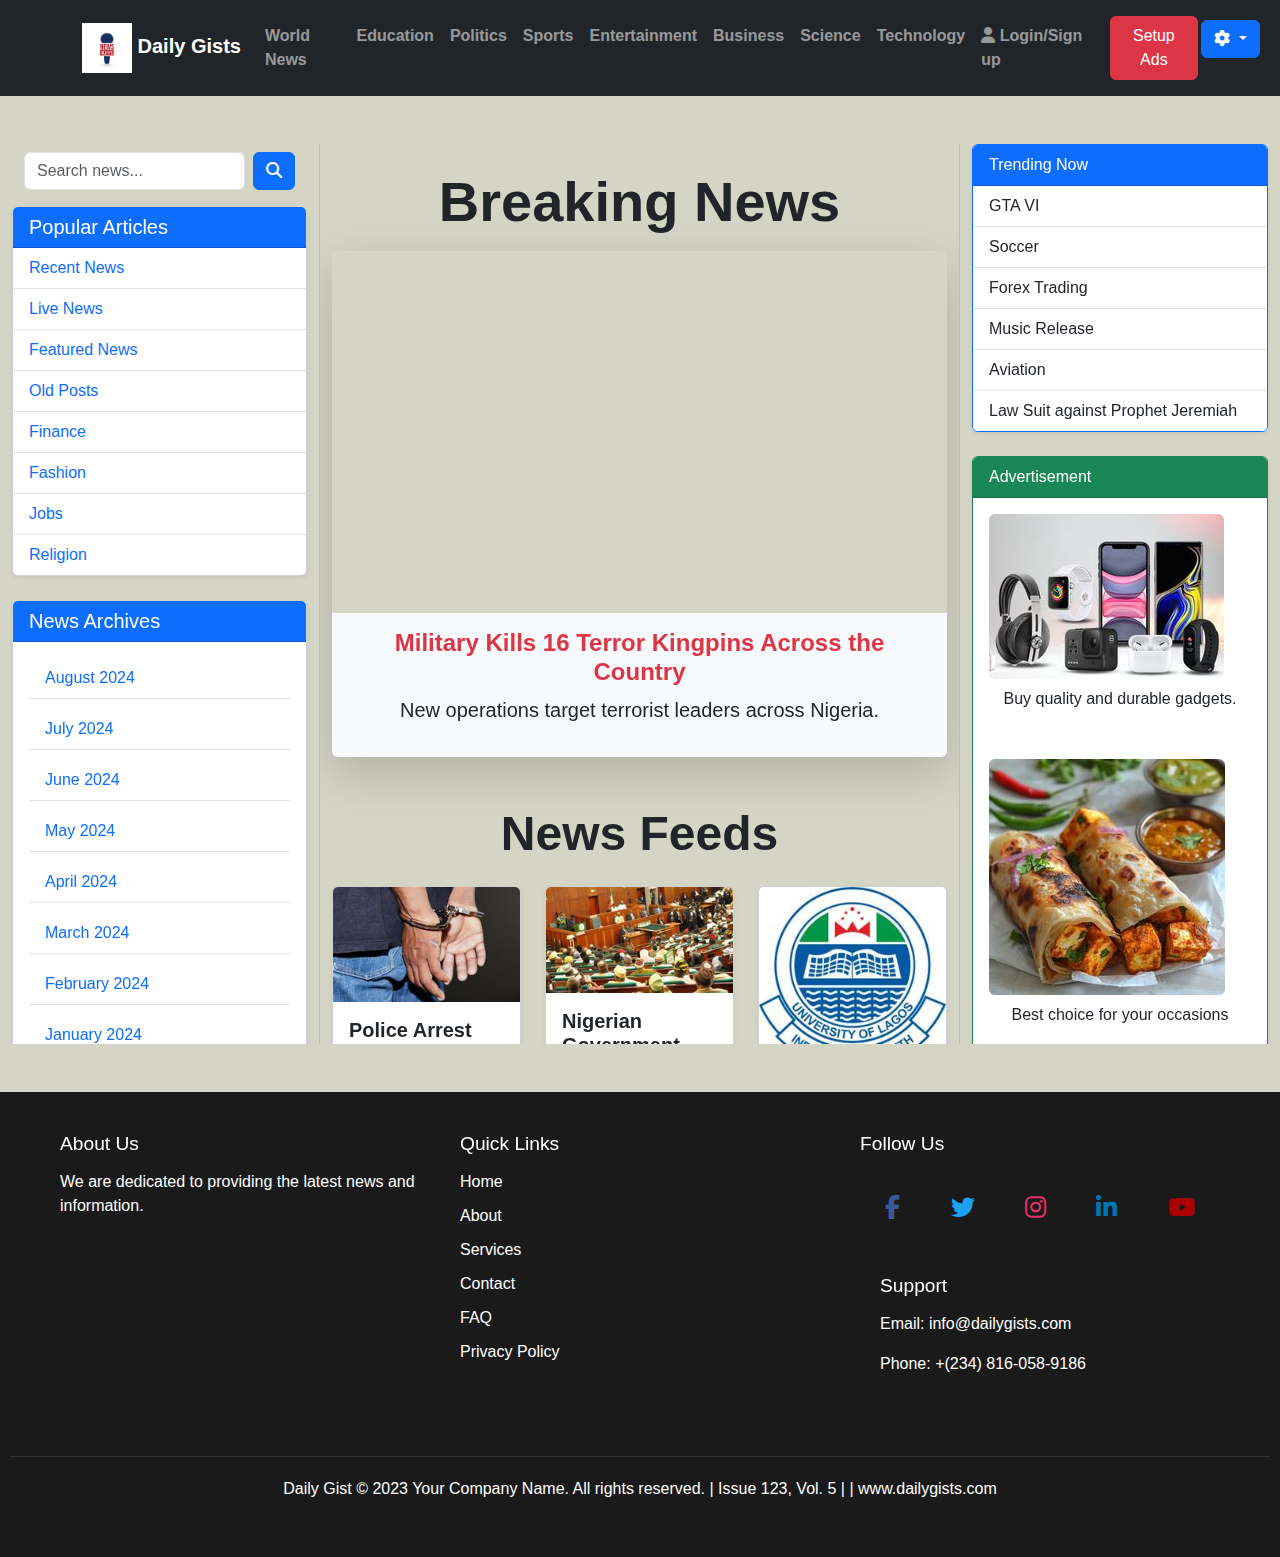
<file: News Website Project/index.html>
<!DOCTYPE html>
<html lang="en">
  <head>
    <meta charset="UTF-8" />
    <meta name="viewport" content="width=device-width, initial-scale=1.0" />
    <title>Daily Gists</title>

    <!-- Bootstrap 5 CSS -->
    <link href="https://cdn.jsdelivr.net/npm/bootstrap@5.3.0-alpha1/dist/css/bootstrap.min.css" rel="stylesheet"/>

    <!-- Font Awesome for icons -->
    <link rel="stylesheet" href="https://cdnjs.cloudflare.com/ajax/libs/font-awesome/6.2.0/css/all.min.css"/>
    <link rel="stylesheet" href="https://cdnjs.cloudflare.com/ajax/libs/animate.css/4.1.1/animate.min.css" />

    <!-- Custom CSS -->
    <link rel="stylesheet" href="CSS/styles.css" />
    <meta name="description" content="Get the latest Nigerian news and updates on politics, sports, entertainment, and more."/>
    <meta name="keywords" content="Nigerian news, news website, Nigeria, politics, sports, entertainment"/>
  </head>
  <body>
    <!-- Navbar -->
    <nav class="navbar navbar-expand-lg navbar-dark bg-dark py-3">
      <div class="container">
        <a class="navbar-brand fw-semibold" href="index.html">
          <img
            src="Assets/Images/Logo.jpg"
            alt="Nigerian News Logo"
            width="50"
            height="50"
          />
          Daily Gists
        </a>
        <button
          class="navbar-toggler"
          type="button"
          data-bs-toggle="collapse"
          data-bs-target="#navbarNav"
          aria-controls="navbarNav"
          aria-expanded="false"
          aria-label="Toggle navigation"
        >
          <span class="navbar-toggler-icon"></span>
        </button>
        <div class="collapse navbar-collapse" id="navbarNav">
          <ul class="navbar-nav ms-auto">
            <li class="nav-item">
              <a class="nav-link fw-semibold" href="entertainment.html">World News</a>
            </li>
            <li class="nav-item">
              <a class="nav-link fw-semibold" href="education.html">Education</a>
            </li>
            <li class="nav-item">
              <a class="nav-link fw-semibold" href="Politics.html">Politics</a>
            </li>
            <li class="nav-item">
              <a class="nav-link fw-semibold" href="Sports.html">Sports</a>
            </li>
            <li class="nav-item">
              <a class="nav-link fw-semibold" href="entertainment.html">Entertainment</a>
            </li>
            <li class="nav-item">
              <a class="nav-link fw-semibold" href="business.html">Business</a>
            </li>
            <li class="nav-item">
              <a class="nav-link fw-semibold" href="science.html">Science</a>
            </li>
            <li class="nav-item">
              <a class="nav-link fw-semibold" href="technology.html">Technology</a>
            </li>
            <li class="nav-item">
              <a href="sign in.html" class="nav-link fw-semibold"
                ><i class="fas fa-user"></i> Login/Sign up</a
              >
            </li>
            <li class="nav-item"></li>
              <button class="btn btn-danger ms-3" onclick="window.location.href='subscribe.html'">Setup Ads</button>
            </li>
            <li class="nav-item">
              <div class="dropdown settings-button">
                <button
                  class="btn btn-primary dropdown-toggle"
                  type="button"
                  id="settingsDropdown"
                  data-bs-toggle="dropdown"
                  aria-expanded="false"
                >
                  <i class="fas fa-cog"></i>
                </button>
                <ul
                  class="dropdown-menu dropdown-menu-end"
                  aria-labelledby="settingsDropdown"
                >
                  <li>
                    <a
                      class="dropdown-item"
                      href="modal.html"
                      data-bs-toggle="modal"
                      data-bs-target="#settingsModal"
                      >Open Settings</a
                    >
                  </li>
                </ul>
              </div>
            </li>
          </ul>
        </div>
      </div>
    </nav>

    <!-- Main content -->
    <div class="container-fluid mt-5">
      <div class="row">
        <!-- First Column (25%) - Search Form, Popular Articles, Archives -->
        <aside class="col-lg-3 sticky-col">
          <div class="container mt-2">
            <form id="search-form" class="d-flex search-container">
              <input class="form-control me-2" type="search" id="search-input" placeholder="Search news..." aria-label="Search">
              <button class="btn btn-primary" id="search-button" type="submit">
                <i class="fas fa-search"></i>
              </button>
            </form>
            <div id="search-results" class="mt-3 animate__animated animate__fadeIn"></div>
          </div>

          <!-- Popular Articles -->
          <div class="card mb-4 shadow-sm">
            <div class="card-header bg-primary text-white">
              <h5 class="mb-0">Popular Articles</h5>
            </div>
            <ul class="list-group list-group-flush">
              <li class="list-group-item list-group-item-action"><a href="News Feeds.html" class="text-decoration-none">Recent News</a></li>
              <li class="list-group-item list-group-item-action"><a href="News Feeds.html" class="text-decoration-none">Live News</a></li>
              <li class="list-group-item list-group-item-action"><a href="News Feeds.html" class="text-decoration-none">Featured News</a></li>
              <li class="list-group-item list-group-item-action"><a href="News Feeds.html" class="text-decoration-none">Old Posts</a></li>
              <li class="list-group-item list-group-item-action"><a href="News Feeds.html" class="text-decoration-none">Finance</a></li>
              <li class="list-group-item list-group-item-action"><a href="News Feeds.html" class="text-decoration-none">Fashion</a></li>
              <li class="list-group-item list-group-item-action"><a href="News Feeds.html" class="text-decoration-none">Jobs</a></li>
              <li class="list-group-item list-group-item-action"><a href="News Feeds.html" class="text-decoration-none">Religion</a></li>
            </ul>
          </div>

          <!-- News Archives -->
          <div class="card shadow-sm">
            <div class="card-header bg-primary text-white">
              <h5 class="mb-0">News Archives</h5>
            </div>
            <div class="card-body">
              <ul class="list-group list-group-flush archive-list">
                <li class="list-group-item list-group-item-action"><a href="entertainment.html" class="text-decoration-none">August 2024</a></li>
                <li class="list-group-item list-group-item-action"><a href="education.html" class="text-decoration-none">July 2024</a></li>
                <li class="list-group-item list-group-item-action"><a href="Politics.html" class="text-decoration-none">June 2024</a></li>
                <li class="list-group-item list-group-item-action"><a href="services.html" class="text-decoration-none">May 2024</a></li>
                <li class="list-group-item list-group-item-action"><a href="entertainment.html" class="text-decoration-none">April 2024</a></li>
                <li class="list-group-item list-group-item-action"><a href="entertainment.html" class="text-decoration-none">March 2024</a></li>
                <li class="list-group-item list-group-item-action"><a href="entertainment.html" class="text-decoration-none">February 2024</a></li>
                <li class="list-group-item list-group-item-action"><a href="entertainment.html" class="text-decoration-none">January 2024</a></li>
              </ul>
              <div class="collapse" id="archiveCollapse">
                <ul class="list-group list-group-flush archive-list">
                  <li class="list-group-item list-group-item-action"><a href="entertainment.html" class="text-decoration-none">2023</a></li>
                  <li class="list-group-item list-group-item-action"><a href="entertainment.html" class="text-decoration-none">2022</a></li>
                  <li class="list-group-item list-group-item-action"><a href="entertainment.html" class="text-decoration-none">2021</a></li>
                  <li class="list-group-item list-group-item-action"><a href="entertainment.html" class="text-decoration-none">2020</a></li>
                  <li class="list-group-item list-group-item-action"><a href="entertainment.html" class="text-decoration-none">2019</a></li>
                  <li class="list-group-item list-group-item-action"><a href="entertainment.html" class="text-decoration-none">2018</a></li>
                  <li class="list-group-item list-group-item-action"><a href="entertainment.html" class="text-decoration-none">2017</a></li>
                  <li class="list-group-item list-group-item-action"><a href="entertainment.html" class="text-decoration-none">2016</a></li>
                </ul>
              </div>
              <button class="btn btn-link w-100 text-center mt-2" type="button" data-bs-toggle="collapse" data-bs-target="#archiveCollapse" aria-expanded="false" aria-controls="archiveCollapse">
                Show More
              </button>
            </div>
          </div>
        </aside>

        <!-- Second Column (50%) - Scrollable Main Content -->
<!-- Video News Section -->
<main class="col-lg-6 sticky-col">
  <div class="mt-4 animate__animated animate__fadeIn">
    <h2 class="text-center mb-3 display-4 fw-semibold text-dark">Breaking News</h2>
    
    <!-- Video Post 1 -->
    <div class="video-container mb-4 shadow-lg rounded overflow-hidden">
      <div class="ratio ratio-16x9">
        <iframe src="https://www.youtube.com/embed/MrP42tLeIfc?si=e3tNhOzzNvq3Ba2l" title="YouTube video player" allowfullscreen></iframe>
      </div>
      <div class="video-details mt-3 p-3 bg-light">
        <h3 class="h4 fw-bold text-danger">Military Kills 16 Terror Kingpins Across the Country</h3>
        <p class="lead">New operations target terrorist leaders across Nigeria.</p>
      </div>
    </div>

    <!-- Featured News Section -->
    <section class="news-feed mt-5 animate__animated animate__fadeInUp">
      <h1 class="display-5 fw-bold text-center mb-4">News Feeds</h1>
      <div class="row g-4">
        <div class="col-md-4">
          <div class="card h-100 shadow-sm hover-zoom">
            <img src="Assets/Images/police.jpg" class="card-img-top" alt="Police News">
            <div class="card-body">
              <h2 class="card-title h5 fw-bold">Police Arrest Suspected Kidnappers in Lagos</h2>
              <p class="card-text">The Lagos State Police Command has arrested three suspected kidnappers...</p>
              <a href="News Feeds.html" class="btn btn-outline-primary stretched-link">Read More</a>
            </div>
          </div>
        </div>
        <div class="col-md-4">
          <div class="card h-100 shadow-sm hover-zoom">
            <img src="Assets/Images/senators.jpg" class="card-img-top" alt="Senators News">
            <div class="card-body">
              <h2 class="card-title h5 fw-bold">Nigerian Government Launches New Education Initiative</h2>
              <p class="card-text">The Federal Government of Nigeria has launched a new education initiative...</p>
              <a href="News Feeds.html" class="btn btn-outline-primary stretched-link">Read More</a>
            </div>
          </div>
        </div>
        <div class="col-md-4">
          <div class="card h-100 shadow-sm hover-zoom">
            <img src="Assets/Images/unilag.jpg" class="card-img-top" alt="UNILAG News">
            <div class="card-body">
              <h2 class="card-title h5 fw-bold">UNILAG Ranked Best University in Nigeria</h2>
              <p class="card-text">The University of Lagos (UNILAG) has been ranked the best university in Nigeria...</p>
              <a href="News Feeds.html" class="btn btn-outline-primary stretched-link">Read More</a>
            </div>
          </div>
        </div>
      </div>
    </section>

    <!-- News Carousel -->
    <div id="newsCarousel" class="carousel slide mt-5 shadow-lg rounded" data-bs-ride="carousel">
      <div class="carousel-inner">
        <div class="carousel-item active">
          <img src="Assets/Images/fuel pump.jpg" class="d-block w-100" alt="Slide 1">
          <div class="carousel-caption">
            <h5 class="display-6 fw-bold">Breaking News: Economic Crisis in Nigeria</h5>
            <p class="lead">Millions of Nigerians face new economic challenges as fuel prices soar.</p>
          </div>
        </div>
        <div class="carousel-item">
          <img src="Assets/Images/Tinubu.jpg" class="d-block w-100" alt="Slide 2">
          <div class="carousel-caption">
            <h5 class="display-6 fw-bold">Sports Update: Nigeria Wins Gold at Olympics</h5>
            <p class="lead">Nigeria secures a historic gold medal in athletics at the 2024 Olympics.</p>
          </div>
        </div>
        <div class="carousel-item">
          <img src="Assets/Images/athlets.jpg" class="d-block w-100" alt="Slide 3">
          <div class="carousel-caption">
            <h5 class="display-6 fw-bold">Technology Boom in Africa</h5>
            <p class="lead">Tech startups in Africa are booming, with Nigeria leading the continent in innovation.</p>
          </div>
        </div>
      </div>
      <button class="carousel-control-prev" type="button" data-bs-target="#newsCarousel" data-bs-slide="prev">
        <span class="carousel-control-prev-icon" aria-hidden="true"></span>
        <span class="visually-hidden">Previous</span>
      </button>
      <button class="carousel-control-next" type="button" data-bs-target="#newsCarousel" data-bs-slide="next">
        <span class="carousel-control-next-icon" aria-hidden="true"></span>
        <span class="visually-hidden">Next</span>
      </button>
    </div>

    <!-- Featured News -->
    <section class="news-feed mt-5 animate__animated animate__fadeInUp">
      <h1 class="display-5 fw-bold text-center mb-4">Featured News</h1>
      <div id="news-list" class="row g-4"></div>
    </section>

    <!-- Comment Section -->
    <div class="container mt-5 animate__animated animate__fadeInUp">
      <h2 class="display-6 fw-bold mb-4">Comments</h2>
      <div class="mb-3">
        <textarea id="comment" class="form-control" rows="3" placeholder="Write a comment..."></textarea>
      </div>
      <button id="submit-comment" class="btn btn-primary btn-lg">Submit</button>
      <div class="comments-container mt-4"></div>
    </div>

    <!-- Pagination for News Feed -->
    <nav aria-label="Page navigation" class="mt-5">
      <ul class="pagination justify-content-center">
        <li class="page-item"><a class="page-link" href="News Feeds.html">1</a></li>
        <li class="page-item"><a class="page-link" href="Sports.html">2</a></li>
        <li class="page-item"><a class="page-link" href="education.html">3</a></li>
        <li class="page-item"><a class="page-link" href="entertainment.html">4</a></li>
        <li class="page-item"><a class="page-link" href="Politics.html">5</a></li>
        <li class="page-item"><a class="page-link" href="services.html">6</a></li>
      </ul>
    </nav>
  </div>
</main>

        <!-- Third Column (25%) - Advertisement -->
        <aside class="col-lg-3 sticky-col">
          <div class="card mb-4 shadow-sm border-primary animate__animated animate__fadeIn">
            <div class="card-header bg-primary text-white">Trending Now</div>
            <ul class="list-group list-group-flush">
              <li class="list-group-item list-group-item-action">
                <a href="entertainment.html" class="text-decoration-none text-dark hover-effect">GTA VI</a>
              </li>
              <li class="list-group-item list-group-item-action">
                <a href="entertainment.html" class="text-decoration-none text-dark hover-effect">Soccer</a>
              </li>
              <li class="list-group-item list-group-item-action">
                <a href="entertainment.html" class="text-decoration-none text-dark hover-effect">Forex Trading</a>
              </li>
              <li class="list-group-item list-group-item-action">
                <a href="entertainment.html" class="text-decoration-none text-dark hover-effect">Music Release</a>
              </li>
              <li class="list-group-item list-group-item-action">
                <a href="entertainment.html" class="text-decoration-none text-dark hover-effect">Aviation</a>
              </li>
              <li class="list-group-item list-group-item-action">
                <a href="entertainment.html" class="text-decoration-none text-dark hover-effect">Law Suit against Prophet Jeremiah</a>
              </li>
            </ul>
          </div>
          <div class="card shadow-sm border-success animate__animated animate__fadeIn">
            <div class="card-header bg-success text-white">Advertisement</div>
            <div class="card-body hover-zoom">
              <a href="https://www.femtech.com" class="text-decoration-none">
                <img src="Assets/Images/gadgets.jpg" class="img-fluid rounded" alt="Advertisement" />
                <p class="mt-2 text-center text-dark">Buy quality and durable gadgets.</p>
              </a>
            </div>
            <div class="card-body hover-zoom">
              <a href="https://www.femtech.com" class="text-decoration-none">
                <img src="Assets/Images/foods.jpg" class="img-fluid rounded" alt="Advertisement" />
                <p class="mt-2 text-center text-dark">Best choice for your occasions</p>
              </a>
            </div>
            <div class="card-body hover-zoom">
              <a href="https://www.femtech.com" class="text-decoration-none">
                <img src="Assets/Images/estate.jpg" class="img-fluid rounded" alt="Advertisement" />
                <p class="mt-2 text-center text-dark">Secured and Luxury apartments</p>
              </a>
            </div>
            <div class="card-body hover-zoom">
              <a href="https://www.femtech.com" class="text-decoration-none">
                <img src="Assets/Images/hair care.jpg" class="img-fluid rounded" alt="Advertisement" />
                <p class="mt-2 text-center text-dark">We've Got your hair covered</p>
              </a>
            </div>
            <div class="card-body hover-zoom">
              <a href="https://www.femtech.com" class="text-decoration-none">
                <img src="Assets/Images/betting.jpg" class="img-fluid rounded" alt="Advertisement" />
                <p class="mt-2 text-center text-dark">Play and win</p>
              </a>
            </div>
          </div>
        </aside>
      </div>
    </div>   
    <br /><br />

    <!-- Footer -->
    <footer>    
      <div class="footer-content">
          <div class="footer-section">
              <h3>About Us</h3>
              <p>We are dedicated to providing the latest news and information.</p>
          </div>
          <div class="footer-section">
              <h3>Quick Links</h3>
              <ul>
                  <li><a href="#">Home</a></li>
                  <li><a href="About.html">About</a></li>
                  <li><a href="services.html">Services</a></li>
                  <li><a href="contact.html">Contact</a></li>
                  <li><a href="contact.html">FAQ</a></li>
                  <li><a href="services.html">Privacy Policy</a></li>
              </ul>
          </div>
          <div class="footer-section">
            <h3>Follow Us</h3>
            <div class="social-icons">
                <a href="https://www.facebook.com" class="social-icon"><i class="fab fa-facebook-f"></i></a>
                <a href="https://www.twitter.com" class="social-icon"><i class="fab fa-twitter"></i></a>
                <a href="https://www.instagram.com" class="social-icon"><i class="fab fa-instagram"></i></a>
                <a href="https://www.linkedin.com" class="social-icon"><i class="fab fa-linkedin-in"></i></a>
                <a href="https://www.youtube.com" class="social-icon"><i class="fab fa-youtube"></i></a>
            </div>
    <br/><br/>
            <div class="footer-section">
              <h3>Support</h3>
              <p>Email: info@dailygists.com</p>
              <p>Phone: +(234) 816-058-9186</p>
              <br>
            </div>
      </div>      
    </div>
      
    <div class="footer-bottom">
      <p>Daily Gist © 2023 Your Company Name. All rights reserved.      |    Issue 123, Vol. 5 | <span id="current-date"></span> | www.dailygists.com</p>
    </div>
</footer>

    <!-- Bootstrap 5 JS -->
    <script src="https://cdn.jsdelivr.net/npm/bootstrap@5.3.0-alpha1/dist/js/bootstrap.bundle.min.js"></script>
    <!-- Bootstrap 5 JS and Dark Mode Toggle Script -->
    <script src="https://cdn.jsdelivr.net/npm/bootstrap@5.3.0-alpha1/dist/js/bootstrap.bundle.min.js"></script>

    <!-- Custom JavaScript for API and Animations -->
    <script src="JavaScript/script.js"></script>
  </body>
</html>
</file>
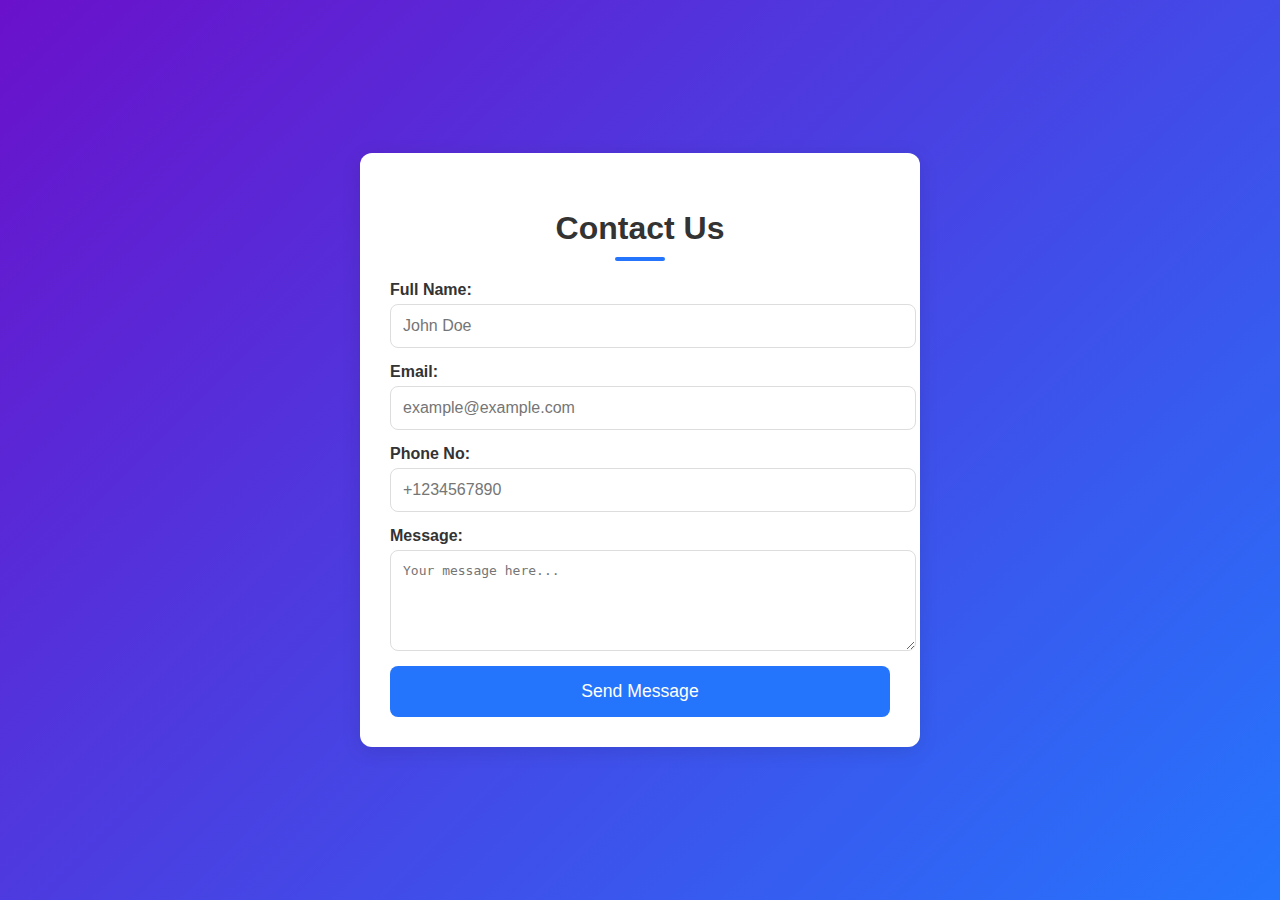
<file: News Website Project/contact.html>
<!DOCTYPE html>
<html lang="en">
<head>
    <meta charset="UTF-8">
    <meta name="viewport" content="width=device-width, initial-scale=1.0">
    <title>Contact Us - Daily Gist</title>
    <style>
        /* Global styles */
        body {
            font-family: 'Segoe UI', Tahoma, Geneva, Verdana, sans-serif;
            background: linear-gradient(135deg, #6a11cb, #2575fc);
            display: flex;
            justify-content: center;
            align-items: center;
            height: 100vh;
            margin: 0;
        }

        .contact-container {
            background: #fff;
            padding: 30px;
            border-radius: 12px;
            box-shadow: 0 4px 20px rgba(0, 0, 0, 0.1);
            max-width: 500px;
            width: 100%;
            animation: fadeIn 1s ease-in-out;
        }

        .contact-container h2 {
            margin-bottom: 20px;
            color: #333;
            font-size: 2em;
            text-align: center;
            position: relative;
        }

        .contact-container h2::after {
            content: '';
            display: block;
            width: 50px;
            height: 4px;
            background: #2575fc;
            margin: 10px auto 0;
            border-radius: 2px;
        }

        .contact-form {
            display: flex;
            flex-direction: column;
        }

        .contact-form label {
            margin-bottom: 5px;
            font-weight: bold;
            color: #333;
        }

        .contact-form input, .contact-form textarea {
            width: 100%;
            padding: 12px;
            margin-bottom: 15px;
            border: 1px solid #ddd;
            border-radius: 8px;
            font-size: 1em;
            transition: border-color 0.3s ease, box-shadow 0.3s ease;
        }

        .contact-form input:focus, .contact-form textarea:focus {
            border-color: #2575fc;
            box-shadow: 0 0 5px rgba(37, 117, 252, 0.3);
            outline: none;
        }

        .contact-form button {
            background-color: #2575fc;
            color: #fff;
            padding: 15px;
            border: none;
            border-radius: 8px;
            cursor: pointer;
            font-size: 1.1em;
            transition: background-color 0.3s ease, transform 0.3s ease;
        }

        .contact-form button:hover {
            background-color: #1d6fe1;
            transform: translateY(-2px);
        }

        .contact-form button:active {
            transform: translateY(0);
        }

        /* Animations */
        @keyframes fadeIn {
            from {
                opacity: 0;
                transform: translateY(20px);
            }
            to {
                opacity: 1;
                transform: translateY(0);
            }
        }

        /* Responsive styles */
        @media (max-width: 600px) {
            .contact-container {
                padding: 20px;
            }

            .contact-container h2 {
                font-size: 1.5em;
            }

            .contact-form button {
                font-size: 1em;
                padding: 12px;
            }
        }
    </style>
</head>
<body>
    <div class="contact-container">
        <h2>Contact Us</h2>
        <form id="contactForm" class="contact-form">
            <label for="fullName">Full Name:</label>
            <input type="text" id="fullName" name="fullName" placeholder="John Doe" required>

            <label for="email">Email:</label>
            <input type="email" id="email" name="email" placeholder="example@example.com" required>

            <label for="phone">Phone No:</label>
            <input type="tel" id="phone" name="phone" placeholder="+1234567890" required>

            <label for="message">Message:</label>
            <textarea id="message" name="message" rows="5" placeholder="Your message here..." required></textarea>

            <button type="submit">Send Message</button>
        </form>
    </div>

    <script>
        document.getElementById('contactForm').addEventListener('submit', function(event) {
            event.preventDefault();
            
            // Validate form inputs
            const fullName = document.getElementById('fullName').value.trim();
            const email = document.getElementById('email').value.trim();
            const phone = document.getElementById('phone').value.trim();
            const message = document.getElementById('message').value.trim();

            if (fullName && email && phone && message) {
                alert('Thank you for contacting us! We will get back to you soon.');

                const base_url ='https://jsonplaceholder.typicode.com'
                // Here you would typically send the form data to the server
                fetch('/submit-form', {
                   method: 'POST',
                  headers: { 'Content-Type': 'application/json' },
                   body: JSON.stringify({ fullName, email, phone, message })
                     }).then(response => response.json())
                       .then(data => console.log(data))
                       .catch(error => console.error('Error:', error));
                
                // Reset the form
                document.getElementById('contactForm').reset();
            } else {
                alert('Please fill out all fields.');
            }
        });
    </script>
</body>
</html>
</file>
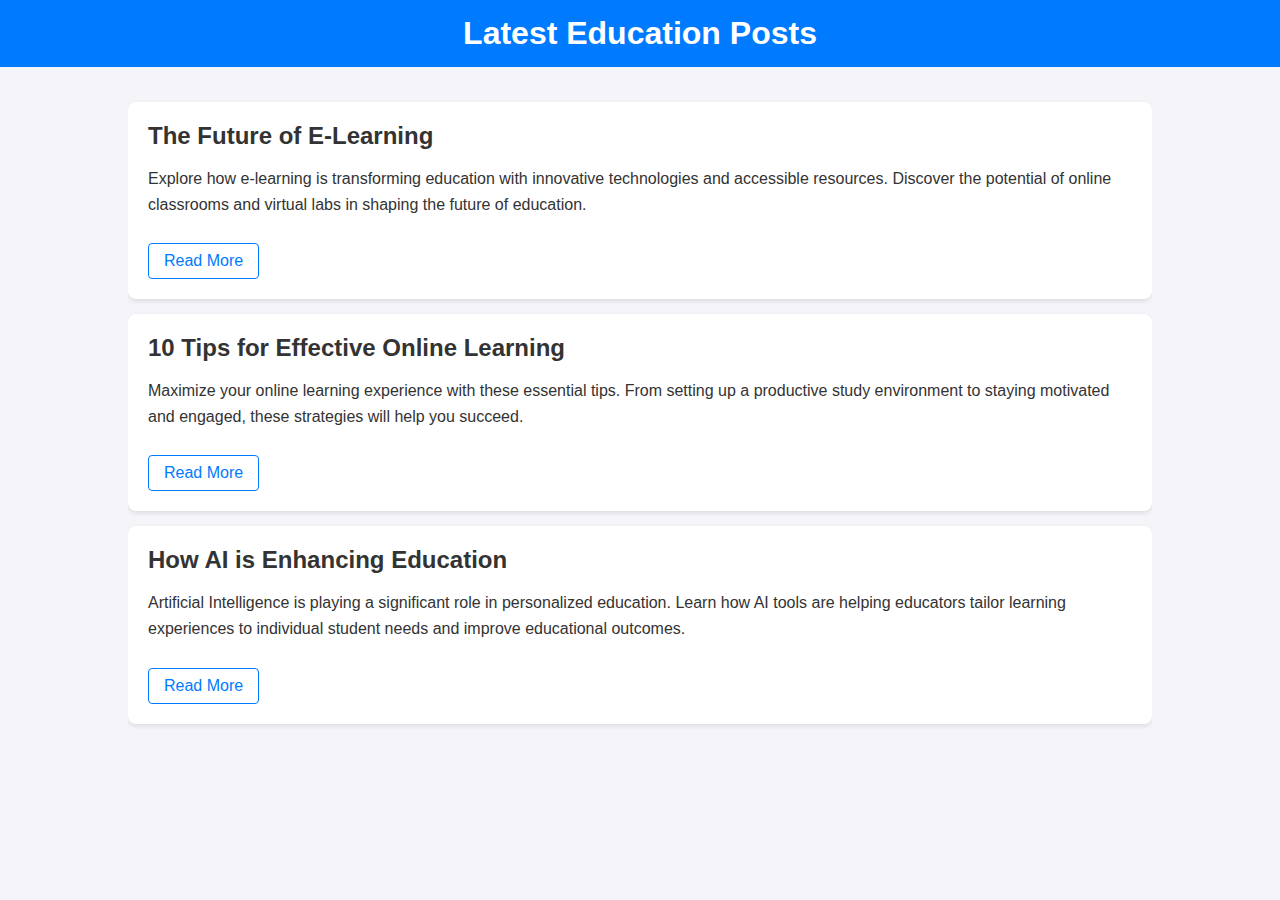
<file: News Website Project/education.html>
<!DOCTYPE html>
<html lang="en">
<head>
    <meta charset="UTF-8">
    <meta name="viewport" content="width=device-width, initial-scale=1.0">
    <title>Education Posts - Daily Gist</title>
    <style>
        body {
            font-family: Arial, sans-serif;
            margin: 0;
            padding: 0;
            background-color: #f4f4f9;
            color: #333;
        }
        header {
            background: #007bff;
            color: #fff;
            padding: 15px 0;
            text-align: center;
        }
        h1 {
            margin: 0;
        }
        .container {
            width: 80%;
            margin: 20px auto;
            overflow: hidden;
        }
        .post {
            background: #fff;
            margin: 15px 0;
            padding: 20px;
            border-radius: 8px;
            box-shadow: 0 2px 5px rgba(0,0,0,0.1);
            transition: transform 0.3s ease, box-shadow 0.3s ease;
            position: relative;
            cursor: pointer;
        }
        .post:hover {
            transform: translateY(-5px);
            box-shadow: 0 5px 15px rgba(0,0,0,0.2);
        }
        .post-title {
            font-size: 1.5em;
            margin: 0 0 10px;
        }
        .post-content {
            font-size: 1em;
            line-height: 1.6;
        }
        .read-more {
            display: inline-block;
            margin-top: 10px;
            padding: 8px 15px;
            color: #007bff;
            text-decoration: none;
            border: 1px solid #007bff;
            border-radius: 4px;
            transition: background-color 0.3s ease, color 0.3s ease;
        }
        .read-more:hover {
            background-color: #007bff;
            color: #fff;
        }
        .scroll-top {
            position: fixed;
            bottom: 20px;
            right: 20px;
            background: #007bff;
            color: #fff;
            padding: 10px 20px;
            border-radius: 50%;
            cursor: pointer;
            display: none;
            box-shadow: 0 2px 5px rgba(0,0,0,0.2);
        }
        .scroll-top:hover {
            background-color: #0056b3;
        }
    </style>
</head>
<body>

<header>
    <h1>Latest Education Posts</h1>
</header>

<div class="container">
    <div class="post">
        <h2 class="post-title">The Future of E-Learning</h2>
        <p class="post-content">Explore how e-learning is transforming education with innovative technologies and accessible resources. Discover the potential of online classrooms and virtual labs in shaping the future of education.</p>
        <a href="#" class="read-more">Read More</a>
    </div>

    <div class="post">
        <h2 class="post-title">10 Tips for Effective Online Learning</h2>
        <p class="post-content">Maximize your online learning experience with these essential tips. From setting up a productive study environment to staying motivated and engaged, these strategies will help you succeed.</p>
        <a href="#" class="read-more">Read More</a>
    </div>

    <div class="post">
        <h2 class="post-title">How AI is Enhancing Education</h2>
        <p class="post-content">Artificial Intelligence is playing a significant role in personalized education. Learn how AI tools are helping educators tailor learning experiences to individual student needs and improve educational outcomes.</p>
        <a href="#" class="read-more">Read More</a>
    </div>
</div>

<div class="scroll-top" id="scrollTop">↑</div>

<script>
    document.addEventListener('scroll', function() {
        var scrollTopButton = document.getElementById('scrollTop');
        if (window.scrollY > 200) {
            scrollTopButton.style.display = 'block';
        } else {
            scrollTopButton.style.display = 'none';
        }
    });

    document.getElementById('scrollTop').addEventListener('click', function() {
        window.scrollTo({
            top: 0,
            behavior: 'smooth'
        });
    });
</script>

</body>
</html>
</file>
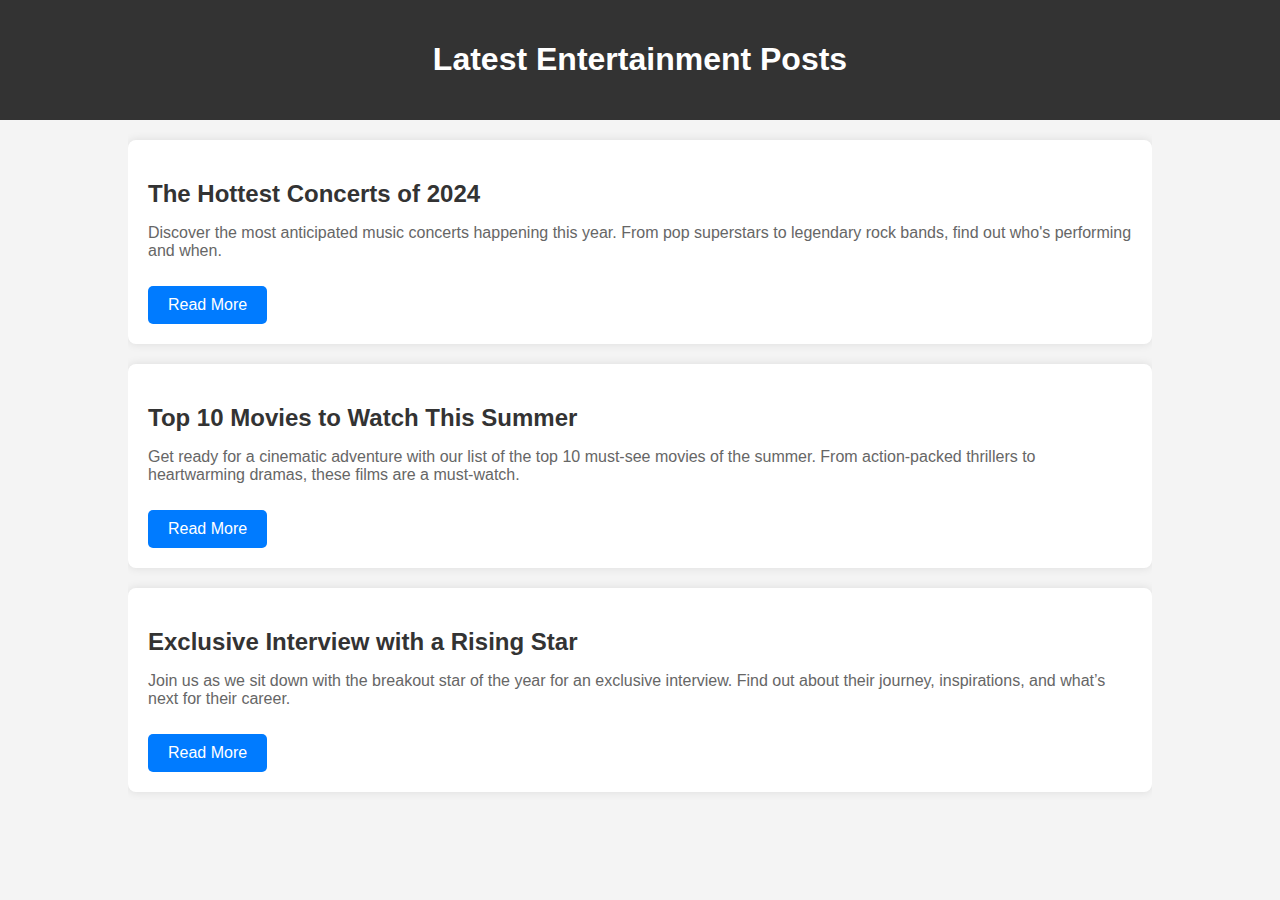
<file: News Website Project/entertainment.html>
<!DOCTYPE html>
<html lang="en">
<head>
    <meta charset="UTF-8">
    <meta name="viewport" content="width=device-width, initial-scale=1.0">
    <title>Entertainment Posts - Daily Gist</title>
    <style>
        body {
            font-family: Arial, sans-serif;
            margin: 0;
            padding: 0;
            background-color: #f4f4f4;
        }
        header {
            background-color: #333;
            color: #fff;
            padding: 20px;
            text-align: center;
        }
        .container {
            width: 80%;
            margin: auto;
            overflow: hidden;
        }
        .post {
            background: #fff;
            margin: 20px 0;
            padding: 20px;
            border-radius: 8px;
            box-shadow: 0 0 10px rgba(0,0,0,0.1);
            transition: transform 0.3s ease;
        }
        .post:hover {
            transform: scale(1.02);
        }
        .post-title {
            font-size: 1.5em;
            margin-bottom: 10px;
            color: #333;
        }
        .post-description {
            font-size: 1em;
            color: #666;
        }
        .btn {
            display: inline-block;
            padding: 10px 20px;
            margin-top: 10px;
            background-color: #007bff;
            color: #fff;
            text-decoration: none;
            border-radius: 5px;
            transition: background-color 0.3s ease;
        }
        .btn:hover {
            background-color: #0056b3;
        }
        .animation {
            animation: fadeIn 2s ease-in;
        }
        @keyframes fadeIn {
            from { opacity: 0; }
            to { opacity: 1; }
        }
    </style>
</head>
<body>
    <header>
        <h1>Latest Entertainment Posts</h1>
    </header>

    <div class="container">
        <div class="post animation">
            <h2 class="post-title">The Hottest Concerts of 2024</h2>
            <p class="post-description">Discover the most anticipated music concerts happening this year. From pop superstars to legendary rock bands, find out who's performing and when.</p>
            <a href="#" class="btn">Read More</a>
        </div>

        <div class="post animation">
            <h2 class="post-title">Top 10 Movies to Watch This Summer</h2>
            <p class="post-description">Get ready for a cinematic adventure with our list of the top 10 must-see movies of the summer. From action-packed thrillers to heartwarming dramas, these films are a must-watch.</p>
            <a href="#" class="btn">Read More</a>
        </div>

        <div class="post animation">
            <h2 class="post-title">Exclusive Interview with a Rising Star</h2>
            <p class="post-description">Join us as we sit down with the breakout star of the year for an exclusive interview. Find out about their journey, inspirations, and what’s next for their career.</p>
            <a href="#" class="btn">Read More</a>
        </div>
    </div>

    <script>
        // JavaScript for interactive functions
        document.querySelectorAll('.btn').forEach(button => {
            button.addEventListener('click', (event) => {
                event.preventDefault();
                alert('This is a placeholder for the detailed post page.');
            });
        });
    </script>
</body>
</html>
</file>
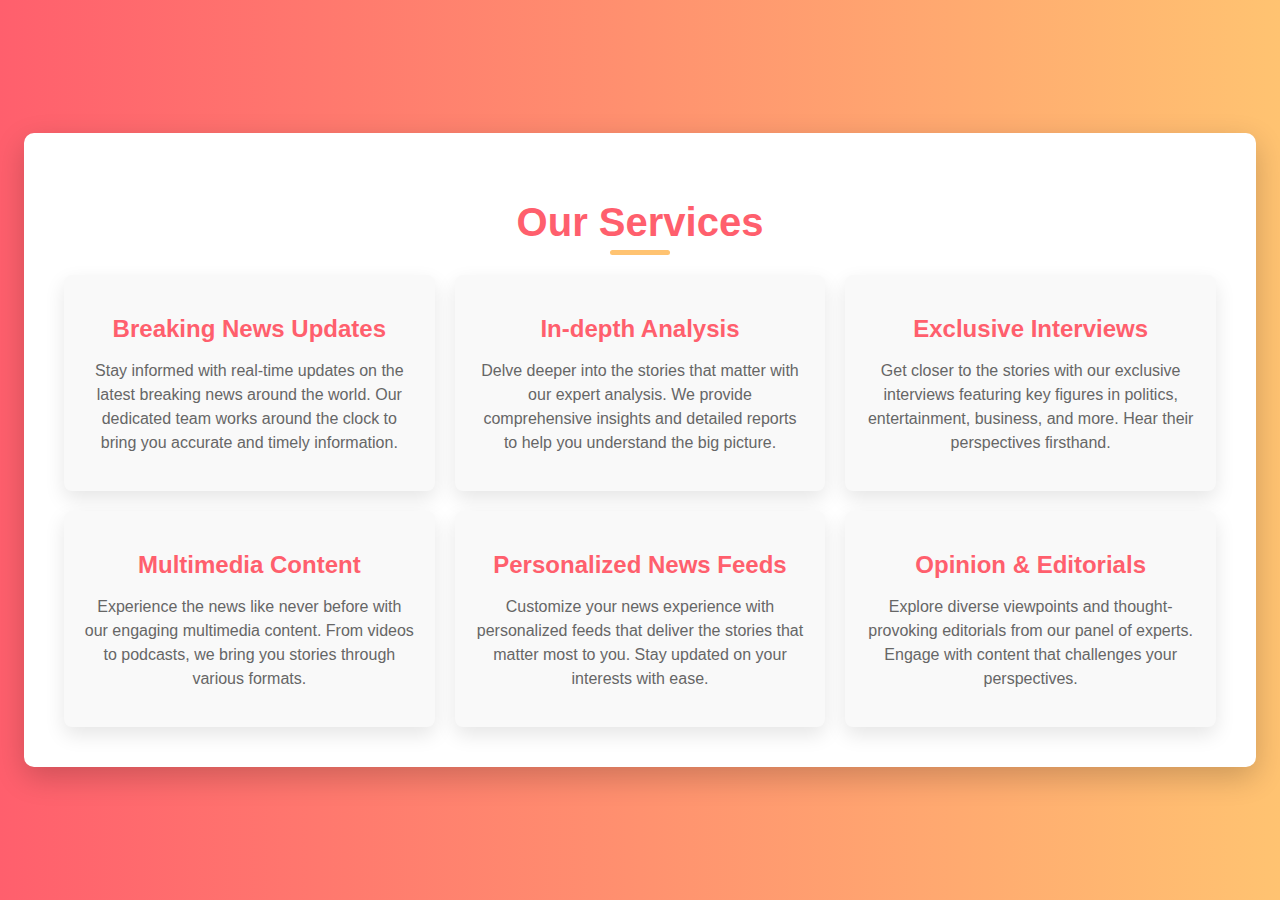
<file: News Website Project/services.html>
<!DOCTYPE html>
<html lang="en">

<head>
    <meta charset="UTF-8">
    <meta name="viewport" content="width=device-width, initial-scale=1.0">
    <title>Our Services - Daily Gist</title>
    <style>
        /* Global styles */
        body {
            font-family: 'Arial', sans-serif;
            background: linear-gradient(to right, #FF5F6D, #FFC371);
            margin: 0;
            padding: 0;
            color: #333;
            display: flex;
            justify-content: center;
            align-items: center;
            height: 100vh;
        }

        .services-container {
            max-width: 1200px;
            width: 90%;
            padding: 40px;
            background: white;
            box-shadow: 0 10px 30px rgba(0, 0, 0, 0.2);
            border-radius: 10px;
            animation: slideIn 1s ease-in-out;
        }

        h1 {
            text-align: center;
            margin-bottom: 30px;
            color: #FF5F6D;
            font-size: 2.5em;
            position: relative;
        }

        h1::after {
            content: '';
            width: 60px;
            height: 5px;
            background: #FFC371;
            position: absolute;
            bottom: -10px;
            left: 50%;
            transform: translateX(-50%);
            border-radius: 5px;
        }

        .services-list {
            display: grid;
            grid-template-columns: repeat(auto-fit, minmax(300px, 1fr));
            gap: 20px;
        }

        .service-item {
            background: #f9f9f9;
            padding: 20px;
            border-radius: 8px;
            text-align: center;
            box-shadow: 0 8px 20px rgba(0, 0, 0, 0.1);
            transition: transform 0.3s ease, background-color 0.3s ease;
        }

        .service-item:hover {
            transform: translateY(-10px);
            background-color: #FFE6E6;
        }

        .service-item h2 {
            font-size: 1.5em;
            margin-bottom: 15px;
            color: #FF5F6D;
        }

        .service-item p {
            font-size: 1em;
            color: #666;
            line-height: 1.5;
        }

        /* Animations */
        @keyframes slideIn {
            from {
                transform: translateY(20px);
                opacity: 0;
            }

            to {
                transform: translateY(0);
                opacity: 1;
            }
        }

        /* Responsive styles */
        @media (max-width: 768px) {
            .services-list {
                grid-template-columns: 1fr;
            }

            h1 {
                font-size: 2em;
            }
        }
    </style>
</head>

<body>
    <div class="services-container">
        <h1>Our Services</h1>
        <div class="services-list">
            <div class="service-item">
                <h2>Breaking News Updates</h2>
                <p>Stay informed with real-time updates on the latest breaking news around the world. Our dedicated team works around the clock to bring you accurate and timely information.</p>
            </div>
            <div class="service-item">
                <h2>In-depth Analysis</h2>
                <p>Delve deeper into the stories that matter with our expert analysis. We provide comprehensive insights and detailed reports to help you understand the big picture.</p>
            </div>
            <div class="service-item">
                <h2>Exclusive Interviews</h2>
                <p>Get closer to the stories with our exclusive interviews featuring key figures in politics, entertainment, business, and more. Hear their perspectives firsthand.</p>
            </div>
            <div class="service-item">
                <h2>Multimedia Content</h2>
                <p>Experience the news like never before with our engaging multimedia content. From videos to podcasts, we bring you stories through various formats.</p>
            </div>
            <div class="service-item">
                <h2>Personalized News Feeds</h2>
                <p>Customize your news experience with personalized feeds that deliver the stories that matter most to you. Stay updated on your interests with ease.</p>
            </div>
            <div class="service-item">
                <h2>Opinion & Editorials</h2>
                <p>Explore diverse viewpoints and thought-provoking editorials from our panel of experts. Engage with content that challenges your perspectives.</p>
            </div>
        </div>
    </div>
</body>

</html>
</file>
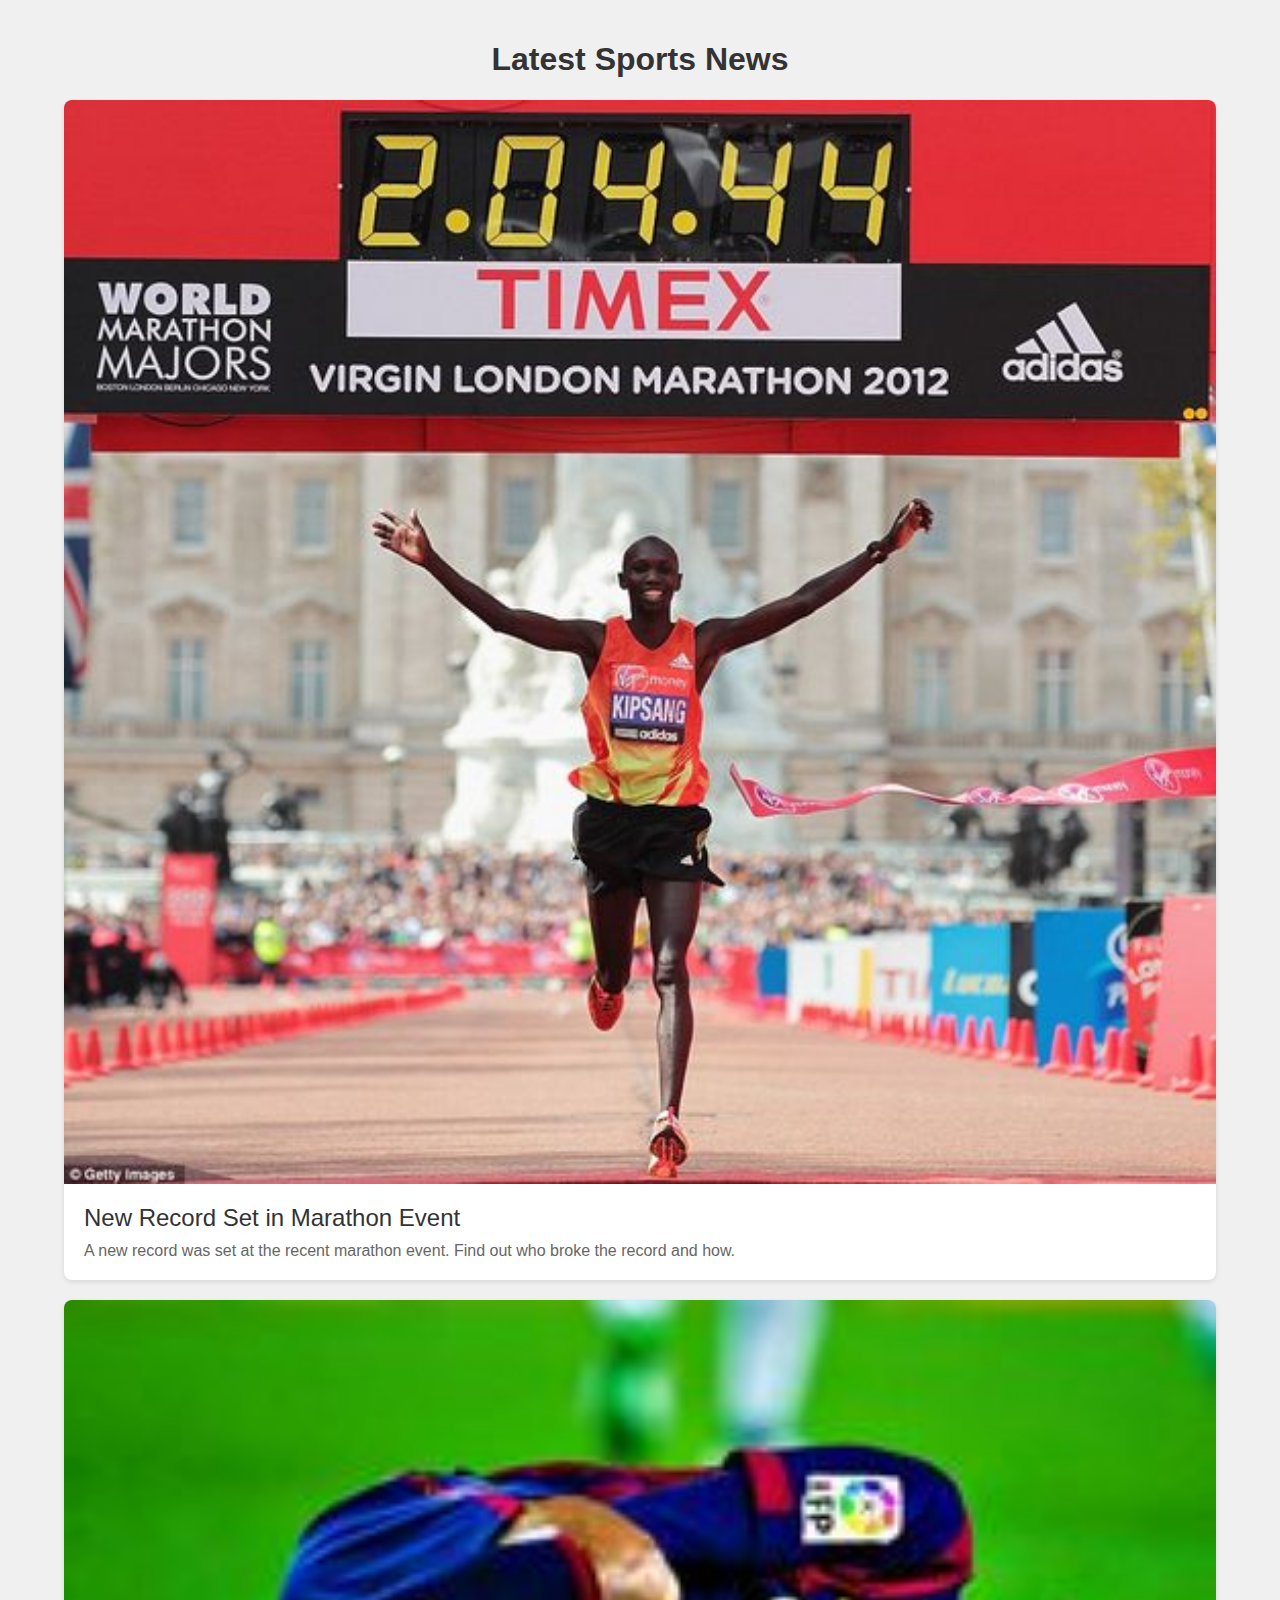
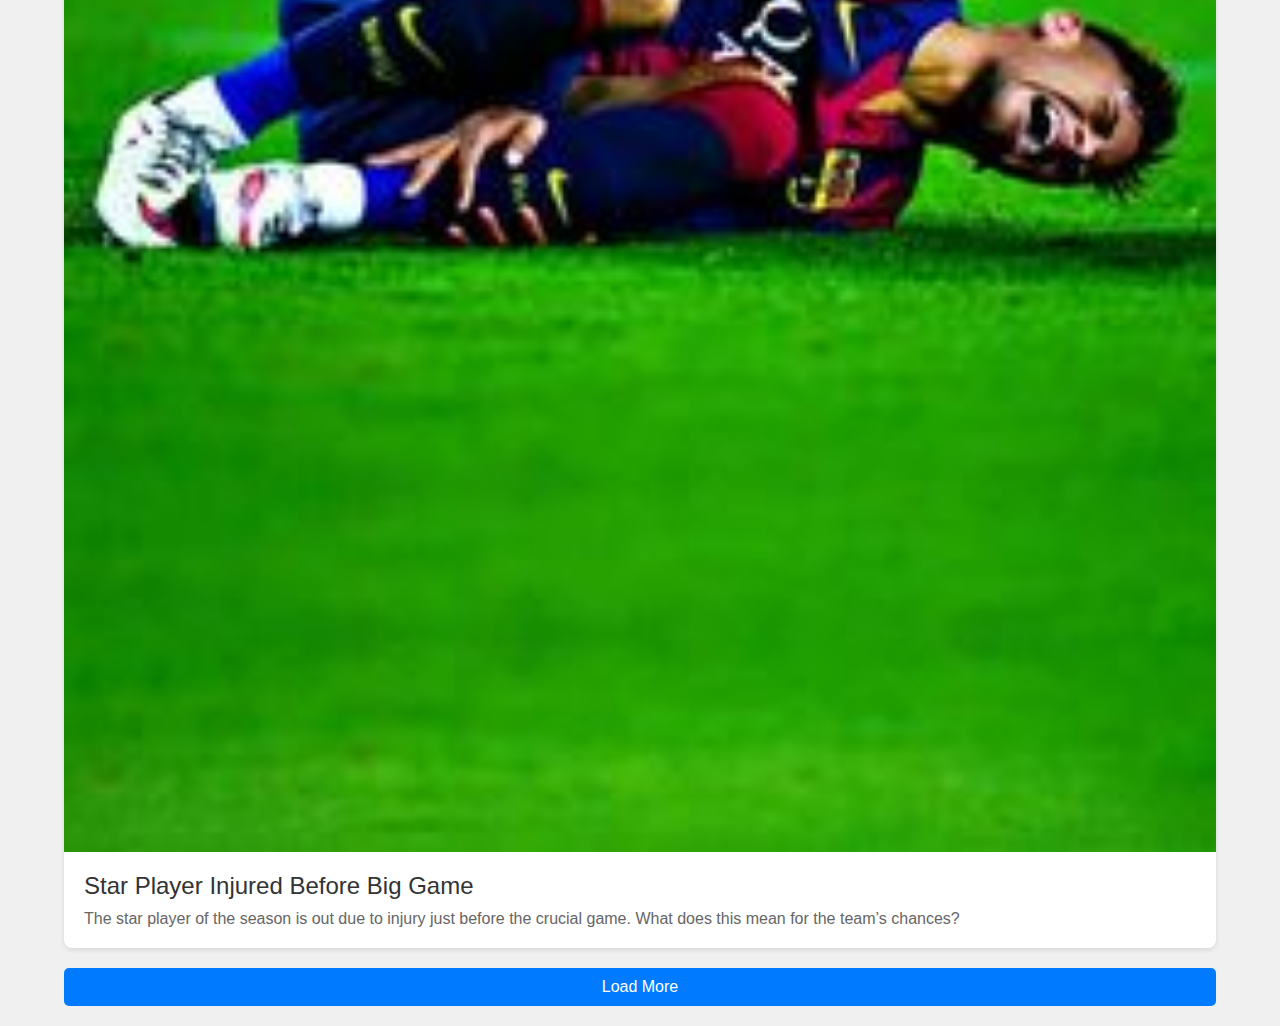
<file: News Website Project/Sports.html>
<!DOCTYPE html>
<html lang="en">
<head>
    <meta charset="UTF-8">
    <meta name="viewport" content="width=device-width, initial-scale=1.0">
    <title>Sports News | Daily Gist</title>
    <style>
        body {
            font-family: Arial, sans-serif;
            margin: 0;
            padding: 0;
            background-color: #f0f0f0;
        }
        .container {
            width: 90%;
            max-width: 1200px;
            margin: 0 auto;
            padding: 20px;
        }
        h1 {
            text-align: center;
            color: #333;
        }
        .post {
            background: #fff;
            border-radius: 8px;
            box-shadow: 0 2px 5px rgba(0, 0, 0, 0.1);
            margin-bottom: 20px;
            overflow: hidden;
            transition: transform 0.3s ease, box-shadow 0.3s ease;
        }
        .post:hover {
            transform: translateY(-5px);
            box-shadow: 0 4px 10px rgba(0, 0, 0, 0.2);
        }
        .post img {
            width: 100%;
            height: auto;
            display: block;
        }
        .post-content {
            padding: 20px;
        }
        .post-title {
            font-size: 1.5em;
            color: #333;
            margin: 0 0 10px;
        }
        .post-description {
            font-size: 1em;
            color: #666;
        }
        .show-more-btn {
            display: block;
            width: 100%;
            padding: 10px;
            background-color: #007bff;
            color: #fff;
            border: none;
            border-radius: 5px;
            font-size: 1em;
            cursor: pointer;
            transition: background-color 0.3s ease;
        }
        .show-more-btn:hover {
            background-color: #0056b3;
        }
    </style>
</head>
<body>
    <div class="container">
        <h1>Latest Sports News</h1>
        <div id="posts">
            <!-- Posts will be inserted here by JavaScript -->
        </div>
        <button class="show-more-btn" onclick="loadMorePosts()">Load More</button>
    </div>

    <script>
        const posts = [
            {
                title: "New Record Set in Marathon Event",
                description: "A new record was set at the recent marathon event. Find out who broke the record and how.",
                image: "Assets/Images/maraton.jpg"
            },
            {
                title: "Star Player Injured Before Big Game",
                description: "The star player of the season is out due to injury just before the crucial game. What does this mean for the team’s chances?",
                image: "Assets/Images/injury 1.jpg"
            },
            {
                title: "Exciting Match Between Top Teams Ends in a Draw",
                description: "In an electrifying game last night, the top teams fought hard but couldn't find a winner. Highlights and key moments from the match inside.",
                image: "Assets/Images/team draw.jpg"
            }
        ];

        let currentPostIndex = 0;

        function loadMorePosts() {
            const postsContainer = document.getElementById('posts');
            const postsToLoad = 2; // Number of posts to load each time

            for (let i = 0; i < postsToLoad; i++) {
                if (currentPostIndex >= posts.length) break;
                const post = posts[currentPostIndex];
                currentPostIndex++;
                
                const postElement = document.createElement('div');
                postElement.className = 'post';
                postElement.innerHTML = `
                    <img src="${post.image}" alt="${post.title}">
                    <div class="post-content">
                        <div class="post-title">${post.title}</div>
                        <div class="post-description">${post.description}</div>
                    </div>
                `;
                postsContainer.appendChild(postElement);
            }
        }

        // Initial load
        loadMorePosts();
    </script>
</body>
</html>
</file>
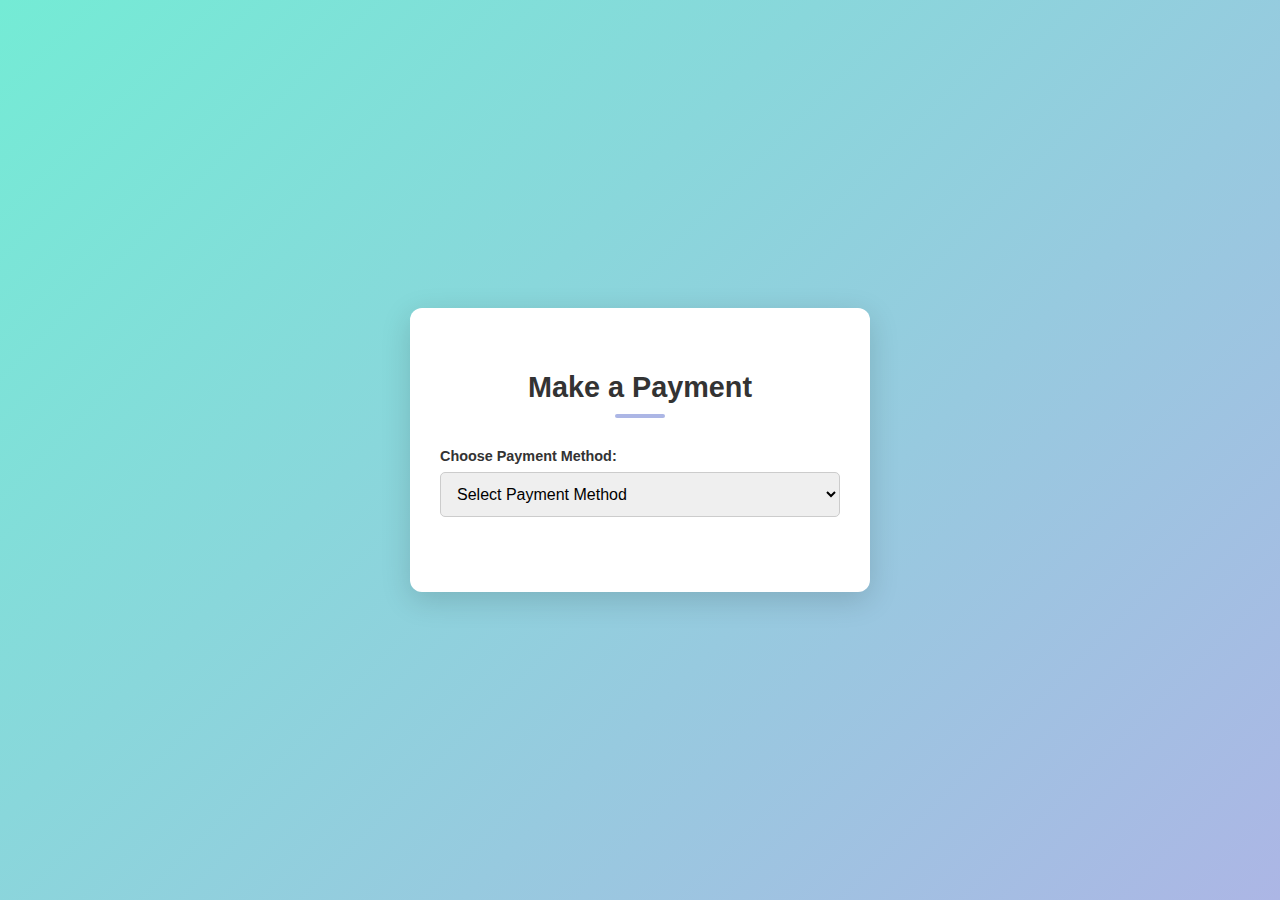
<file: News Website Project/subscribe.html>
<!DOCTYPE html>
<html lang="en">
<head>
    <meta charset="UTF-8">
    <meta name="viewport" content="width=device-width, initial-scale=1.0">
    <title>Payment Page</title>
    <style>
        /* Global styles */
        body {
            font-family: 'Segoe UI', Tahoma, Geneva, Verdana, sans-serif;
            background: linear-gradient(135deg, #74ebd5, #ACB6E5);
            display: flex;
            justify-content: center;
            align-items: center;
            height: 100vh;
            margin: 0;
        }

        .payment-container {
            background: #fff;
            padding: 40px 30px;
            border-radius: 12px;
            box-shadow: 0 8px 30px rgba(0, 0, 0, 0.15);
            max-width: 400px;
            width: 100%;
            text-align: center;
            animation: fadeIn 1s ease-in-out;
        }

        .payment-container h2 {
            margin-bottom: 30px;
            color: #333;
            font-size: 1.8em;
            position: relative;
        }

        .payment-container h2::after {
            content: '';
            display: block;
            width: 50px;
            height: 4px;
            background: #ACB6E5;
            margin: 10px auto 0;
            border-radius: 2px;
        }

        .payment-method {
            margin-bottom: 20px;
            text-align: left;
        }

        .payment-method label {
            display: block;
            margin-bottom: 8px;
            font-weight: bold;
            font-size: 0.9em;
            color: #333;
        }

        .payment-method select {
            width: 100%;
            padding: 12px;
            margin-bottom: 15px;
            border: 1px solid #ccc;
            border-radius: 5px;
            box-sizing: border-box;
            font-size: 1em;
            transition: border-color 0.3s ease;
        }

        .payment-method select:focus {
            border-color: #74ebd5;
            outline: none;
        }

        .payment-details {
            display: none;
            opacity: 0;
            transition: opacity 0.5s ease-in-out;
        }

        .payment-details.active {
            display: block;
            opacity: 1;
        }

        .payment-button {
            background-color: #74ebd5;
            color: white;
            padding: 15px;
            border: none;
            width: 100%;
            border-radius: 5px;
            cursor: pointer;
            font-size: 1.1em;
            transition: background-color 0.3s ease, transform 0.3s ease;
            margin-top: 20px;
            display: none;
        }

        .payment-button.active {
            display: block;
        }

        .payment-button:hover {
            background-color: #4BBF73;
            transform: translateY(-3px);
        }

        .payment-button:active {
            transform: translateY(0);
        }

        /* Animations */
        @keyframes fadeIn {
            from {
                opacity: 0;
                transform: translateY(20px);
            }
            to {
                opacity: 1;
                transform: translateY(0);
            }
        }

        /* Responsive styles */
        @media (max-width: 480px) {
            .payment-container {
                padding: 30px 20px;
            }

            .payment-container h2 {
                font-size: 1.5em;
            }

            .payment-button {
                font-size: 1em;
            }
        }
    </style>
</head>
<body>
    <div class="payment-container">
        <h2>Make a Payment</h2>
        <form id="paymentForm">
            <div class="payment-method">
                <label for="paymentType">Choose Payment Method:</label>
                <select id="paymentType">
                    <option value="">Select Payment Method</option>
                    <option value="card">Visa / Mastercard</option>
                    <option value="paypal">PayPal</option>
                    <option value="crypto">Bitcoin</option>
                    <option value="bank">Bank Transfer</option>
                </select>
            </div>
            <div class="payment-details card-details">
                <label for="cardNumber">Card Number:</label>
                <input type="text" id="cardNumber" placeholder="1234 5678 9012 3456" required>
                
                <label for="cardExpiry">Expiry Date:</label>
                <input type="text" id="cardExpiry" placeholder="MM/YY" required>
                
                <label for="cardCVV">CVV:</label>
                <input type="text" id="cardCVV" placeholder="123" required>
            </div>
            <div class="payment-details crypto-details">
                <label for="cryptoAddress">Bitcoin Wallet Address:</label>
                <input type="text" id="cryptoAddress" placeholder="Your Bitcoin Wallet Address" required>
            </div>
            <div class="payment-details paypal-details">
                <label for="paypalEmail">PayPal Email:</label>
                <input type="email" id="paypalEmail" placeholder="Your PayPal Email" required>
            </div>
            <div class="payment-details bank-transfer-details">
                <label for="accountName">Account Name:</label>
                <input type="text" id="accountName" placeholder="Your Account Name" required>
                
                <label for="accountNumber">Account Number:</label>
                <input type="text" id="accountNumber" placeholder="Your Account Number" required>
                
                <label for="bankName">Bank Name:</label>
                <input type="text" id="bankName" placeholder="Your Bank Name" required>
            </div>
            <button type="submit" class="payment-button">Proceed to Pay</button>
        </form>
    </div>

    <script>
        document.getElementById('paymentType').addEventListener('change', function() {
            const cardDetails = document.querySelector('.card-details');
            const cryptoDetails = document.querySelector('.crypto-details');
            const paypalDetails = document.querySelector('.paypal-details');
            const bankTransferDetails = document.querySelector('.bank-transfer-details');
            const paymentButton = document.querySelector('.payment-button');

            // Hide all payment method sections
            cardDetails.classList.remove('active');
            cryptoDetails.classList.remove('active');
            paypalDetails.classList.remove('active');
            bankTransferDetails.classList.remove('active');
            paymentButton.classList.remove('active');

            // Show the selected payment method section and the button
            switch (this.value) {
                case 'card':
                    cardDetails.classList.add('active');
                    paymentButton.classList.add('active');
                    break;
                case 'crypto':
                    cryptoDetails.classList.add('active');
                    paymentButton.classList.add('active');
                    break;
                case 'paypal':
                    paypalDetails.classList.add('active');
                    paymentButton.classList.add('active');
                    break;
                case 'bank':
                    bankTransferDetails.classList.add('active');
                    paymentButton.classList.add('active');
                    break;
            }
        });

        document.getElementById('paymentForm').addEventListener('submit', function(event) {
            event.preventDefault();
            alert('Payment details submitted!');
        });
    </script>
</body>
</html>
</file>
<file: News Website Project/CSS/styles.css>
body {
        font-family: 'Arial', sans-serif;
        background-color: #d5d5c5;
        transition: background-color 0.5s ease;
      }

      .dark-mode {
        background-color: #121212;
        color: #ffffff;
      }

      .sticky-col {
        position: sticky;
        top: 20px;
        max-height: 100vh;
        overflow-y: auto;
      }

      .carousel {
        width: 450px;
        height: 400px;
        margin: 0 auto;
      }

      .carousel img,
      .video-container video {
        width: 450px;
        height: 400px;
        object-fit: cover;
      }

      .comments-container {
        background-color: #f1f1f1;
        padding: 15px;
        border-radius: 8px;
      }

      .settings-button {
        position: fixed;
        top: 20px;
        right: 20px;
      }

      .modal-content {
  animation: fadeIn 0.5s ease-in-out;
}

  @keyframes fadeIn {
    from {
  opacity: 0;
    }
    to {
  opacity: 1;
  }
}

.interactive-feature:hover {
  transform: scale(1.05);
  transition: transform 0.2s;
}

.sticky-col {
  position: sticky;
  top: 20px;
  max-height: 100vh;
  overflow-y: auto;
}

.carousel {
  width: 450px;
  height: 400px;
  margin: 0 auto;
}

.carousel img,
.video-container video {
  width: 450px;
  height: 400px;
  object-fit: cover;
}

.news-feed .grid-container {
  display: grid;
  grid-template-columns: 1fr;
  gap: 20px;
}

.news-feed .grid-item {
  display: flex;
  align-items: center;
  background-color: white;
  box-shadow: 0 2px 5px rgba(0, 0, 0, 0.1);
  padding: 15px;
}

.news-feed .grid-item img {
  margin-right: 20px;
  width: 100px;
  height: 80px;
  object-fit: cover;
}

.comments-container {
  background-color: #f1f1f1;
  padding: 15px;
  border-radius: 8px;
}

.comment-likes {
  display: flex;
  justify-content: space-between;
  margin-top: 10px;
}
footer {
  background-color: #1a1a1a;
  color: #ffffff;
  padding: 40px 10px;
  font-family: 'Arial', sans-serif;
}


.footer-content {
  display: flex;
  flex-wrap: wrap;
  justify-content: space-around;
  max-width: 1200px;
  margin: 0 auto;
}

.footer-section {
  flex: 1;
  margin: 0 20px;
  min-width: 200px;
}

.footer-section h3 {
  font-size: 1.2em;
  margin-bottom: 15px;
  position: relative;
  display: inline-block;
}

.footer-section h3::after {
  content: '';
  position: absolute;
  width: 50%;
  height: 2px;
  background-color: #4CAF50;
  bottom: -5px;
  left: 0;
  transform: scaleX(0);
  transition: transform 0.3s ease-in-out;
}

.footer-section:hover h3::after {
  transform: scaleX(1);
}

.footer-section ul {
  list-style-type: none;
  padding: 0;
}

.footer-section ul li {
  margin-bottom: 10px;
}

.footer-section a {
  color: #ffffff;
  text-decoration: none;
  transition: color 0.3s ease;
}

.footer-section a:hover {
  color: #4CAF50;
}

.social-icons {
  display: flex;
  justify-content: space-around;
  margin-top: 20px;
}

.social-icon {
  font-size: 24px;
  margin: 0 10px;
  transition: transform 0.3s ease, color 0.3s ease;
}

.social-icon:hover {
  transform: scale(1.2);
}

.fa-facebook-f { color: #3b5998; }
.fa-twitter { color: #1da1f2; }
.fa-instagram { color: #e1306c; }
.fa-linkedin-in { color: #0077b5; }
.fa-youtube { color: #aa0000;}

.footer-bottom {
  text-align: center;
  margin-top: 40px;
  padding-top: 20px;
  border-top: 1px solid #333;
}

@media (max-width: 768px) {
  .footer-content {
      flex-direction: column;
  }

  .footer-section {
      margin-bottom: 30px;
  }
}

@keyframes fadeInUp {
  from {
      opacity: 0;
      transform: translateY(20px);
  }
  to {
      opacity: 1;
      transform: translateY(0);
  }
}

.footer-section {
  animation: fadeInUp 0.5s ease-out;
}
/* Responsive adjustments */
@media (max-width: 768px) {
  footer .col-lg-6 {
    text-align: center;
  }
}

.pagination-container {
  text-align: center;
}

.archive-list {
  list-style-type: none;
  padding-left: 0;
}

.archive-list li {
  margin-bottom: 10px;
}

@media (max-width: 992px) {
  .col-lg-3, .col-lg-6 {
    flex: 100%;
    max-width: 100%;
  }
}
.video-container {
  text-align: center;
}

.video-container video {
  width: 100%;
  height: auto;
  max-height: 500px;
  object-fit: cover;
}

.carousel-caption {
  background: rgba(0, 0, 0, 0.6);
  padding: 10px;
  border-radius: 5px;
}

.carousel-caption h3 {
  font-size: 1.75rem;
  color: #fff;
}

.carousel-caption p {
  font-size: 1rem;
  color: #ddd;
}

/* Media Queries for Responsiveness */
@media (max-width: 768px) {
  .carousel-caption {
    padding: 5px;
  }

  .carousel-caption h3 {
    font-size: 1.5rem;
  }

  .carousel-caption p {
    font-size: 0.9rem;
  }
}

.hover-effect:hover {
  color: #007bff !important;
  transition: color 0.3s ease;
}
.hover-zoom {
  transition: transform 0.3s ease;
}
.hover-zoom:hover {
  transform: scale(1.05);
}

.sticky-col {
  position: sticky;
  top: 20px;
}
.list-group-item-action:hover {
  transform: translateX(5px);
  transition: transform 0.3s ease;
}
.card {
  transition: box-shadow 0.3s ease;
}
.card:hover {
  box-shadow: 0 0.5rem 1rem rgba(0, 0, 0, 0.15) !important;
}

.hover-zoom {
  transition: transform 0.3s ease-in-out;
}
.hover-zoom:hover {
  transform: scale(1.05);
}
.carousel-caption {
  background: rgba(0, 0, 0, 0.7);
  border-radius: 10px;
}
.animate__animated {
  animation-duration: 1s;
}

/* Adding a small, subtle separator line between columns */
.row > aside, .row > main {
  border-right: 1px solid rgba(0, 0, 0, 0.1); /* Thin line between columns */
}

aside:last-child {
  border-right: none; /* No border after the last column */
}



.video-container video {
  width: 100%;
  height: auto;
  max-height: 500px;
  object-fit: cover;
}

.carousel-caption {
  background: rgba(0, 0, 0, 0.6);
  padding: 10px;
  border-radius: 5px;
}

.carousel-caption h3 {
  font-size: 1.75rem;
  color: #fff;
}

.carousel-caption p {
  font-size: 1rem;
  color: #ddd;
}

/* Removing the scroll indicator from the navbar and footer */
nav, footer {
  border: none; /* No border for navbar and footer */
}

/* Media Queries for Responsiveness */
@media (max-width: 768px) {
  .carousel-caption {
    padding: 5px;
  }

  .carousel-caption h3 {
    font-size: 1.5rem;
  }

  .carousel-caption p {
    font-size: 0.9rem;
  }
}
</file>
